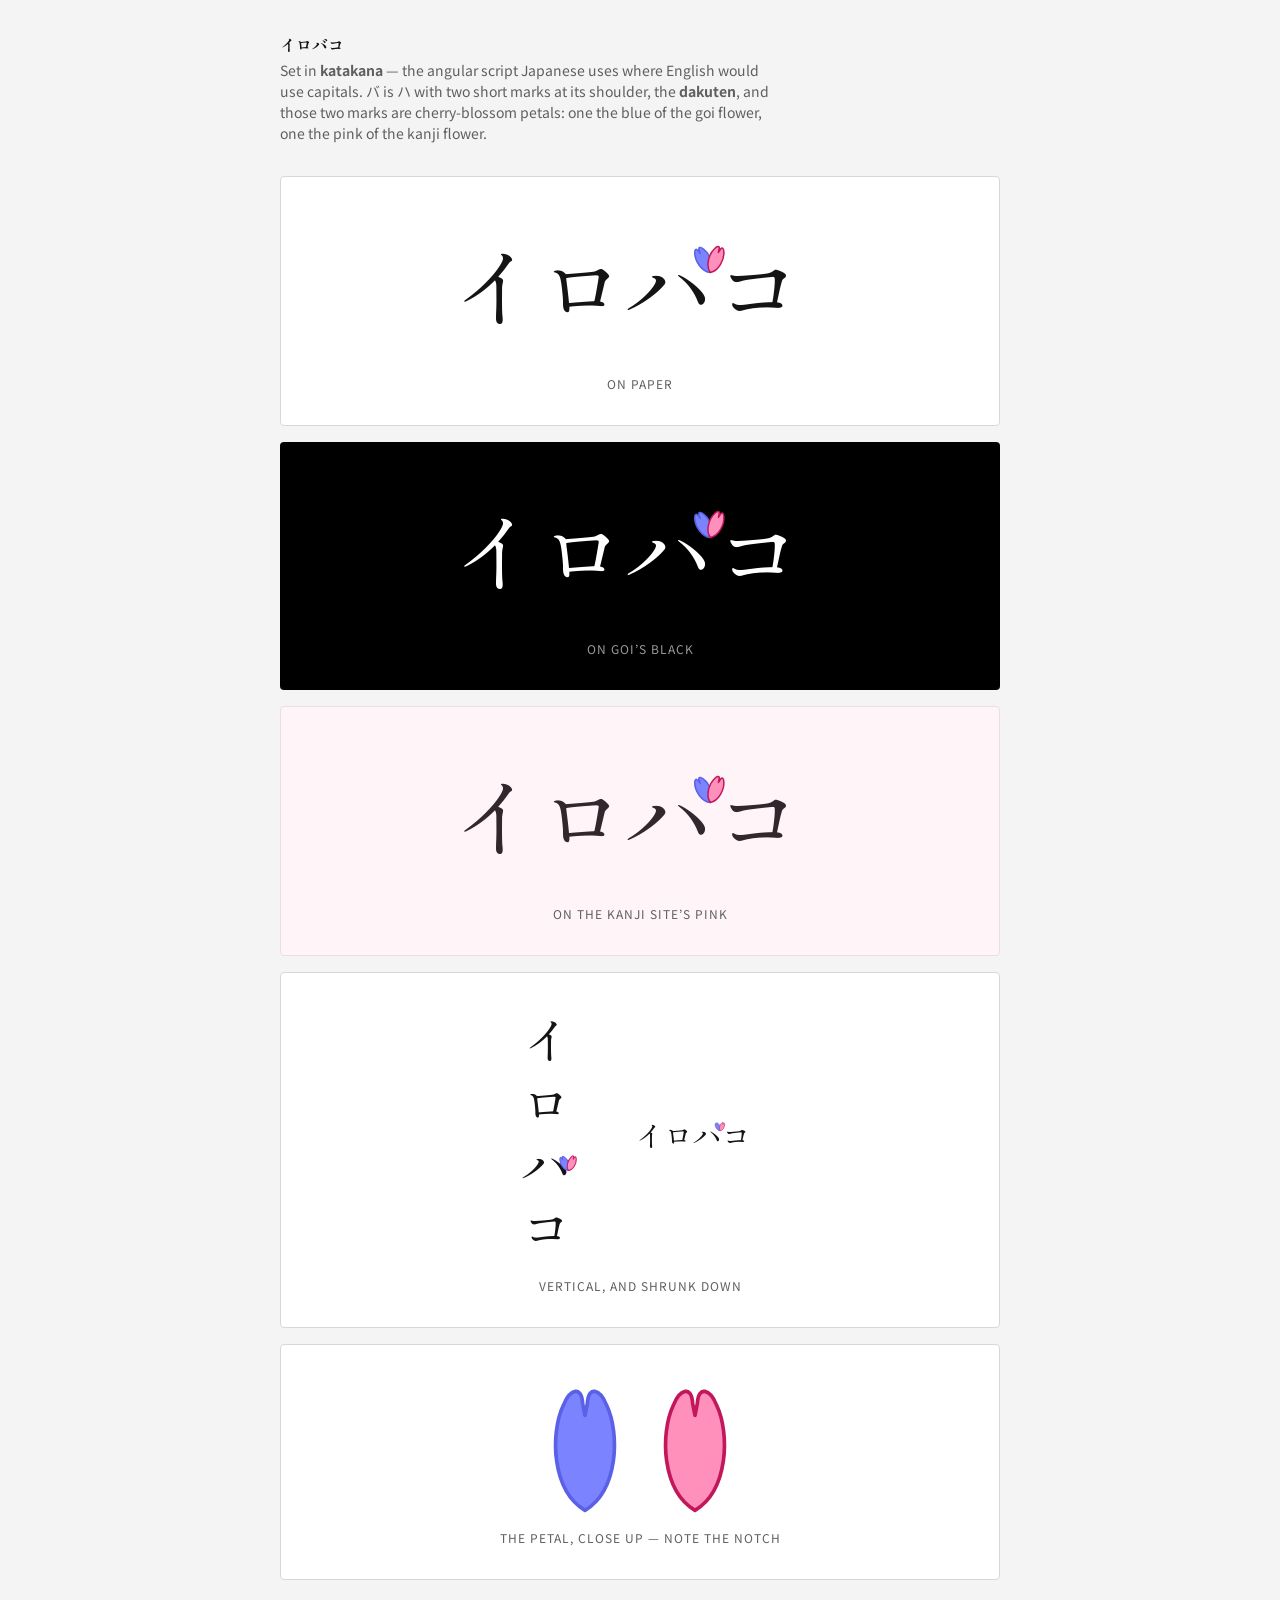
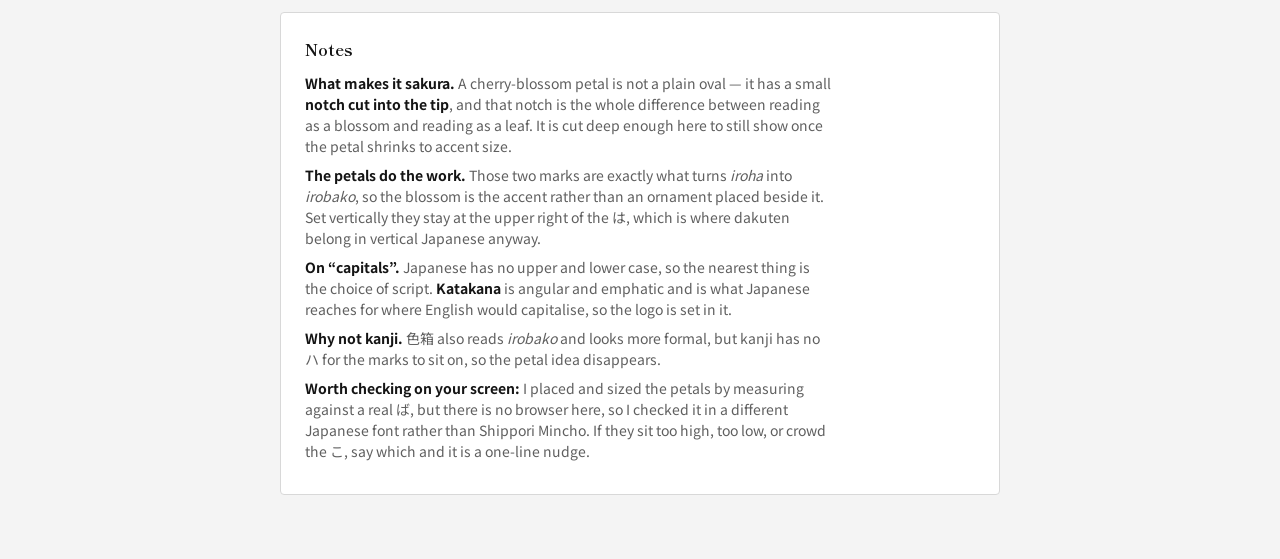
<file: irobako.html>
<!DOCTYPE html>
<html lang="en">
<head>
<meta charset="UTF-8" />
<meta name="viewport" content="width=device-width, initial-scale=1.0" />
<title>イロバコ — logo</title>
<link rel="icon" type="image/svg+xml" href="favicon.svg" />
<link rel="preconnect" href="https://fonts.googleapis.com" />
<link rel="preconnect" href="https://fonts.gstatic.com" crossorigin />
<link href="https://fonts.googleapis.com/css2?family=Noto+Sans+JP:wght@400;700&family=Shippori+Mincho:wght@400;700&display=swap" rel="stylesheet" />
<style>
:root{
  /* lifted straight from the two site favicons */
  --blue:#7c83ff; --blue-d:#5a61e6;   /* goi flower   */
  --pink:#ff8fbb; --pink-d:#c2185b;   /* kanji flower */
  --sans:"Noto Sans JP",system-ui,-apple-system,Segoe UI,Roboto,sans-serif;
  --serif:"Shippori Mincho","Noto Serif JP",Georgia,serif;
}
*{box-sizing:border-box;margin:0;padding:0}
body{font-family:var(--sans);font-size:16px;line-height:1.5;color:#141414;background:#f4f4f4;
  padding:32px 16px 64px}
.wrap{max-width:720px;margin:0 auto}
h1{font-family:var(--serif);font-size:16px;margin-bottom:4px}
.lede{font-size:14px;color:#5f5f5f;margin-bottom:32px;max-width:62ch}

.stage{padding:32px 16px;border-radius:4px;margin-bottom:16px;text-align:center}
.stage--light{background:#fff;border:1px solid #d8d8d8}
.stage--dark{background:#000}
.stage--pink{background:#fff5f8;border:1px solid #f0dbe4}
.cap{font-size:12px;letter-spacing:1px;text-transform:uppercase;color:#5f5f5f;margin-top:12px}
.stage--dark .cap{color:#9a9a9a}

/* One inline SVG per lockup. Japanese kana are full-width — exactly one em in
   any Japanese font — so は always begins at a known spot and the petals land
   on its shoulder whichever font resolves. */
.mark{width:100%;max-width:400px;height:auto}
.mark--sm{max-width:132px}
.mark--tall{width:auto;height:260px;max-width:none}
.row{display:flex;align-items:center;justify-content:center;gap:40px;flex-wrap:wrap}
.defs{position:absolute;width:0;height:0;overflow:hidden}

.note{background:#fff;border:1px solid #d8d8d8;border-radius:4px;padding:24px;margin-top:32px}
.note h2{font-family:var(--serif);font-size:16px;margin-bottom:12px}
.note p{font-size:14px;color:#5f5f5f;margin-bottom:8px;max-width:66ch}
.note b{color:#141414}
</style>
</head>
<body>

<!-- The sakura petal, drawn once and reused. Box is 20 x 40 with the base at
     (10,40) and the notched tip at the top, so each placement is:
     translate(to the base point) rotate scale translate(-10,-40).
     The notch at the tip is the thing that says cherry blossom rather than
     just "leaf", so it is cut deep enough to survive shrinking. -->
<svg class="defs" aria-hidden="true"><defs>
  <path id="sakura" d="M10 40 C0 34 -0.5 17 3.5 8.5 C5.5 3.5 9 2.5 9.3 8 L10 11.5
    L10.7 8 C11 2.5 14.5 3.5 16.5 8.5 C20.5 17 20 34 10 40 Z" stroke-linejoin="round"/>
</defs></svg>

<div class="wrap">

  <h1>イロバコ</h1>
  <p class="lede">Set in <b>katakana</b> — the angular script Japanese uses where
    English would use capitals. バ is ハ with two short marks at its shoulder, the
    <b>dakuten</b>, and those two marks are cherry-blossom petals: one the blue of
    the goi flower, one the pink of the kanji flower.</p>

  <!-- ============ horizontal, three backgrounds ============ -->
  <div class="stage stage--light">
    <svg class="mark" viewBox="0 0 290 108" role="img" aria-label="イロバコ">
      <text x="8" y="82" font-family="'Shippori Mincho','Noto Serif JP',serif"
            font-size="64" fill="#141414">イロハコ</text>
      <g transform="translate(196,46) rotate(-28) scale(.55) translate(-10,-40)">
        <use href="#sakura" fill="#7c83ff" stroke="#5a61e6" stroke-width="2"/></g>
      <g transform="translate(196,46) rotate(22) scale(.55) translate(-10,-40)">
        <use href="#sakura" fill="#ff8fbb" stroke="#c2185b" stroke-width="2"/></g>
    </svg>
    <p class="cap">on paper</p>
  </div>

  <div class="stage stage--dark">
    <svg class="mark" viewBox="0 0 290 108" role="img" aria-label="イロバコ">
      <text x="8" y="82" font-family="'Shippori Mincho','Noto Serif JP',serif"
            font-size="64" fill="#ffffff">イロハコ</text>
      <g transform="translate(196,46) rotate(-28) scale(.55) translate(-10,-40)">
        <use href="#sakura" fill="#7c83ff" stroke="#5a61e6" stroke-width="2"/></g>
      <g transform="translate(196,46) rotate(22) scale(.55) translate(-10,-40)">
        <use href="#sakura" fill="#ff8fbb" stroke="#c2185b" stroke-width="2"/></g>
    </svg>
    <p class="cap">on goi’s black</p>
  </div>

  <div class="stage stage--pink">
    <svg class="mark" viewBox="0 0 290 108" role="img" aria-label="イロバコ">
      <text x="8" y="82" font-family="'Shippori Mincho','Noto Serif JP',serif"
            font-size="64" fill="#33262c">イロハコ</text>
      <g transform="translate(196,46) rotate(-28) scale(.55) translate(-10,-40)">
        <use href="#sakura" fill="#7c83ff" stroke="#5a61e6" stroke-width="2"/></g>
      <g transform="translate(196,46) rotate(22) scale(.55) translate(-10,-40)">
        <use href="#sakura" fill="#ff8fbb" stroke="#c2185b" stroke-width="2"/></g>
    </svg>
    <p class="cap">on the kanji site’s pink</p>
  </div>

  <!-- ============ vertical + small ============ -->
  <div class="stage stage--light">
    <div class="row">
      <!-- read top to bottom, the way Japanese is set vertically. Dakuten sit at
           the upper right of the glyph there too, so the petals do not move. -->
      <svg class="mark mark--tall" viewBox="0 0 84 292" role="img" aria-label="イロバコ tategaki">
        <g font-family="'Shippori Mincho','Noto Serif JP',serif" font-size="56"
           text-anchor="middle" fill="#141414">
          <text x="34" y="62">イ</text>
          <text x="34" y="132">ロ</text>
          <text x="34" y="202">ハ</text>
          <text x="34" y="272">コ</text>
        </g>
        <g transform="translate(58,186) rotate(-28) scale(.48) translate(-10,-40)">
          <use href="#sakura" fill="#7c83ff" stroke="#5a61e6" stroke-width="2.3"/></g>
        <g transform="translate(58,186) rotate(22) scale(.48) translate(-10,-40)">
          <use href="#sakura" fill="#ff8fbb" stroke="#c2185b" stroke-width="2.3"/></g>
      </svg>

      <svg class="mark mark--sm" viewBox="0 0 290 108" aria-hidden="true">
        <text x="8" y="82" font-family="'Shippori Mincho','Noto Serif JP',serif"
              font-size="64" fill="#141414">イロハコ</text>
        <g transform="translate(196,46) rotate(-28) scale(.55) translate(-10,-40)">
          <use href="#sakura" fill="#7c83ff" stroke="#5a61e6" stroke-width="2"/></g>
        <g transform="translate(196,46) rotate(22) scale(.55) translate(-10,-40)">
          <use href="#sakura" fill="#ff8fbb" stroke="#c2185b" stroke-width="2"/></g>
      </svg>
    </div>
    <p class="cap">vertical, and shrunk down</p>
  </div>

  <!-- ============ the petal on its own ============ -->
  <div class="stage stage--light">
    <div class="row">
      <svg width="70" height="140" viewBox="0 0 20 42" aria-label="sakura petal">
        <use href="#sakura" fill="#7c83ff" stroke="#5a61e6" stroke-width="1.1"/>
      </svg>
      <svg width="70" height="140" viewBox="0 0 20 42" aria-label="sakura petal">
        <use href="#sakura" fill="#ff8fbb" stroke="#c2185b" stroke-width="1.1"/>
      </svg>
    </div>
    <p class="cap">the petal, close up — note the notch</p>
  </div>

  <section class="note">
    <h2>Notes</h2>
    <p><b>What makes it sakura.</b> A cherry-blossom petal is not a plain oval —
      it has a small <b>notch cut into the tip</b>, and that notch is the whole
      difference between reading as a blossom and reading as a leaf. It is cut
      deep enough here to still show once the petal shrinks to accent size.</p>
    <p><b>The petals do the work.</b> Those two marks are exactly what turns
      <i>iroha</i> into <i>irobako</i>, so the blossom is the accent rather than
      an ornament placed beside it. Set vertically they stay at the upper right of
      the は, which is where dakuten belong in vertical Japanese anyway.</p>
    <p><b>On “capitals”.</b> Japanese has no upper and lower case, so the nearest
      thing is the choice of script. <b>Katakana</b> is angular and emphatic and is
      what Japanese reaches for where English would capitalise, so the logo is set
      in it.</p>
    <p><b>Why not kanji.</b> 色箱 also reads <i>irobako</i> and looks more formal,
      but kanji has no ハ for the marks to sit on, so the petal idea disappears.</p>
    <p><b>Worth checking on your screen:</b> I placed and sized the petals by
      measuring against a real ば, but there is no browser here, so I checked it in
      a different Japanese font rather than Shippori Mincho. If they sit too high,
      too low, or crowd the こ, say which and it is a one-line nudge.</p>
  </section>

</div>
</body>
</html>
</file>
